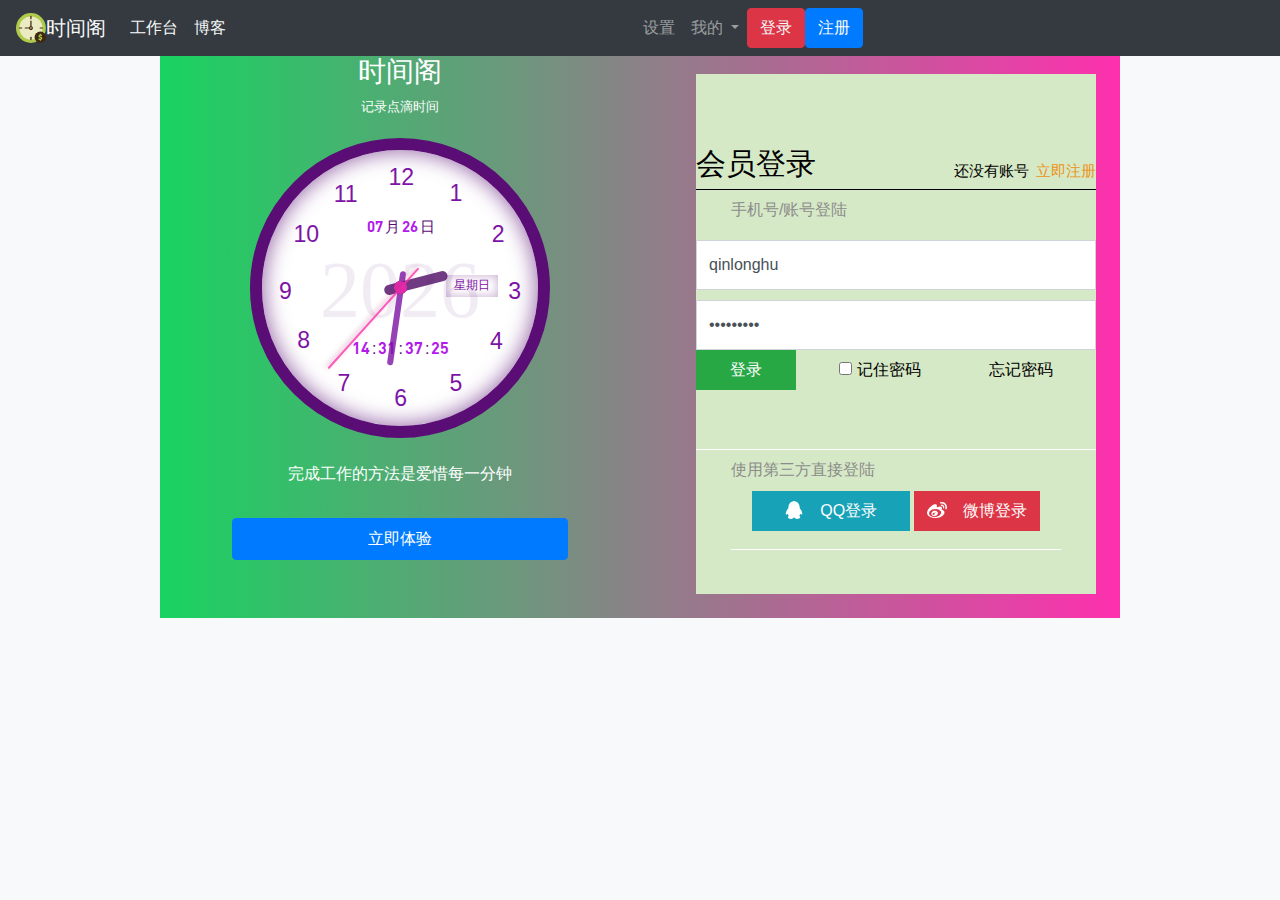
<file: index.html>
<!DOCTYPE html>
<html lang="en">
	<head>
		<meta charset="utf-8">
		<!--使用X-UA-Compatible来设置IE浏览器兼容模式 最新的渲染模式-->	
		<meta http-equiv="X-UA-Compatible" content="IE=edge">
		<meta name="viewport" content="width=device-width, initial-scale=1">
		<title>Bootstrap的HTML标准模板</title>   
		<!-- 载入Bootstrap 的css -->
		<link href="/static/Bootstrap/css/bootstrap.min.css" rel="stylesheet">
		
		<link rel="stylesheet" type="text/css" href="/static/ele_clock/css/style.css">
		<link rel="stylesheet" type="text/css" href="https://at.alicdn.com/t/font_1191451_h720mljzrsc.css">

		<link href="/static/ele_login/css/login.css" rel="stylesheet" type="text/css"/>
		<link href="/static/css/login.css" rel="stylesheet"type="text/css" />

		<!-- 如果要使用Bootstrap的js插件，必须先调入jQuery -->
		<script src="/static/js/jquery-3.5.1.min.js"></script>
		<!-- 包括所有bootstrap的js插件或者可以根据需要使用的js插件调用　-->
		<script src="/static/Bootstrap/js/bootstrap.min.js"></script> 
		<script src="/static/Bootstrap/js/bootstrap.bundle.min.js"></script> 

		<!-- <script src="https://res2.wx.qq.com/open/js/jweixin-1.4.0.js"></script>  -->
		<script src="/static/ele_clock/js/app.js"></script>

		<link rel="shortcut icon" href="/static/images/svg/time.svg" type="image/x-icon">
		<title>登录</title>

		<!-- 登录注册 -->
		<script>
			$(document).ready(function() {
				//直接显示
				if($(window).width() > 800){
					console.log("window:",$(window).width() );
					$("#regist_container").hide();
					//$("#_close").show();
					$("#_start").animate({
						left: '350px',
						height: '520px',
						width: '400px'
					}, 0, function() {
						$("#login_container").show();
					});

				}
				console.log("window:",$(window).width() );

				//打开会员登录 
				// $("#Login_start_").click(function() {
				// 	$("#regist_container").hide();
				// 	$("#_close").show();
				// 	$("#_start").animate({
				// 		left: '350px',
				// 		height: '520px',
				// 		width: '400px'
				// 	}, 500, function() {
				// 		$("#login_container").show(500);
				// 		$("#_close").animate({
				// 			height: '40px',
				// 			width: '40px'
				// 		}, 500);
				// 	});
				// });
				//打开会员注册
				// $("#Regist_start_").click(function() {
				// 	$("#login_container").hide();
				// 	$("#_close").show();
				// 	$("#_start").animate({
				// 		left: '350px',
				// 		height: '520px',
				// 		width: '400px'
				// 	}, 500, function() {
				// 		$("#regist_container").show(500);
				// 		$("#_close").animate({
				// 			height: '40px',
				// 			width: '40px'
				// 		}, 500);
				// 	});
				// });
				
				//关闭
				// $("#_close").click(function() {
					
				// 	$("#_close").animate({
				// 		height: '0px',
				// 		width: '0px'
				// 	}, 500, function() {
				// 		$("#_close").hide(500);
				// 		$("#login_container").hide(500);
				// 		$("#regist_container").hide(500);
				// 		$("#_start").animate({
				// 			left: '0px',
				// 			height: '0px',
				// 			width: '0px'
				// 		}, 500);
				// 	});
				// });
				
				//去 注册
				$("#toRegist").click(function(){
					$("#login_container").hide(500);
					$("#regist_container").show(500);
				});
				//去 登录
				$("#toLogin").click(function(){
					$("#regist_container").hide(500);
					$("#login_container").show(500);
				});

				$("#toRegist2").click(function(){
					$("#login_container2").hide(500);
					$("#regist_container2").show(500);
				});
				//去 登录
				$("#toLogin2").click(function(){
					$("#regist_container2").hide(500);
					$("#login_container2").show(500);
				});
			});
		</script>
		
	</head>
	<body class="bg-light">
		<div class="container-fluid" style="padding:0px;">
			<!-- 导航栏 -->
			<nav class="navbar fixed-top navbar-expand-lg navbar-dark bg-dark mynavbar " id="myNavBar">
				<a class="navbar-brand d-flex justify-content-start text-light" href="#">
					<img src="/static/images/svg/time.svg" width="30" height="30" class="d-inline-block align-top" alt="">
					时间阁
				</a>
				<ul class="navbar-nav mr-auto flex-row">
					<li class="nav-item">
						<a class="nav-link text-light mynav-show-item d-inline-block" href="#">工作台</a>
					</li>
					<li class="nav-item">
						<a class="nav-link text-light mynav-show-item d-inline-block" href="#">博客</a>
					</li>
				</ul>
		
				<button class="navbar-toggler" type="button" data-toggle="collapse" data-target="#navbarSupportedContent" aria-controls="navbarSupportedContent" aria-expanded="false" aria-label="Toggle navigation">
					<span class="navbar-toggler-icon"></span>
				</button>
			
				<!-- mynav-hide -->
				<div class="collapse navbar-collapse bg-dark" id="navbarSupportedContent">
					<!-- 导航栏列表 -->
					<ul class="navbar-nav ml-auto d-flex justify-content-end">
						<li class="nav-item">
							<a class="nav-link mynav-hide-item" href="#">设置</a>
						</li>
						<!-- 下拉项 -->
						<li class="nav-item dropdown">
							<a class="nav-link dropdown-toggle mynav-hide-item" href="#" id="navbarDropdown" role="button" data-toggle="dropdown" aria-haspopup="true" aria-expanded="false">
								我的
							</a>
							<div class="dropdown-menu" aria-labelledby="navbarDropdown">
								<a class="dropdown-item mynav-hide-item" href="#">个人详情</a>
								<div class="dropdown-divider"></div>
								<a class="dropdown-item mynav-hide-item" href="#">我的好友</a>
								<div class="dropdown-divider"></div>
								<a class="dropdown-item" href="#">Something else here</a>
							</div>
						</li>
						<li class="nav-item d-flex justify-content-between">
							<button class="btn btn-danger my-2 my-sm-0 text-light mynav-btn"> 登录</button>
						</li>
						<li class="nav-item d-flex justify-content-between">
							<button class="btn btn-primary my-2 my-sm-0 text-light mynav-btn"> 注册</button>
						</li>
						
					</ul>
				</div>
			</nav>
			
			<!-- 主面板 -->
			<div class="container-fluid col-lg-9 col-md-9 col-xs-12 col-sm-12 d-flex flex-column align-items-center" id="main_pane" style="padding:0;">
				<!-- <div class="row">
					<a id="Login_start_" class="btn btn-danger" style="width:100px;height:40px;border-radius: 0;">登陆</a>
					<a id="Regist_start_" class="btn btn-success" style="width:100px;height:40px;border-radius: 0;">注册</a>
				</div> -->
				
				<div class="today d-flex align-items-begin justify-content-center col-12 col-xs-12 col-sm-12 " id="clock_pane" style="padding:0px;">
					<!-- 时钟图像 -->
					<div class="col-lg-6 col-md-6 col-xs-12 col-sm-12 m-0 flex-col align-items-center justify-content-center mr-lg-auto mr-md-auto"> 
						<h3 style="margin-top: 5px;margin-bottom:5px;color:white;"> 时间阁 </h3>
						<small style="color:white;">记录点滴时间</small>
						<div class="clock mb-2" id="myclock" style="width:100%;max-height:300px;max-width:300px;">
							<div class="pos SS"></div>
							<div class="pos MM"></div>
							<div class="pos HH"></div>
							<div class="spot"></div>
						</div>
						
						<div class="col-lg-12 col-md-12 col-sm-0 col-xs-0">
							<div>
								<p class="text-white m-2 mt-4">
									完成工作的方法是爱惜每一分钟
								</p>
							</div>

							<button data-toggle="modal" data-target="#myModalLogin" type="button" class="btn btn-primary p-2 mb-4 mt-4" style="width:80%;">立即体验</button>
						</div>
						
					</div>
					

					<!-- 用户登录  -->
					<div id='_start' class="mr-lg-4 mr-md-4 mr-sm-0 mr-xs-0 mt-4 mb-4 visible-md visible-lg">
						<!-- <div id='_close' style="display: none;">
							<img src="/static/ele_login/img/close.svg" style="width:100%;height:100%;">
						</div> -->
						<br /> 
						<!--登录框-->
						<div id="login_container">
							<div id="lab1">
								<span id="lab_login">会员登录</span>
								<span id="lab_toRegist">
									&emsp;还没有账号&nbsp;
									<span id='toRegist' style="color: #EB9316;cursor: pointer;">立即注册</span>
								</span>
							</div>
							<div style="width:330px;">
								<span id="lab_type1">手机号/账号登陆</span>
							</div>
							<form id="form_container1" action="/login/" method="post">
								<br/>
								<input type="text" hidden="True" name="func" value="login"/>
								<input type="text" class="form-control" placeholder="手机号/用户名" name="usr" id="login_number" value="qinlonghu" />
								<input type="password" class="form-control" placeholder="密码" name="pwd" id="login_password" value="QLH765qlh"/>
								<input type="submit"  value="登录" class="btn btn-success" id="login_btn" />
								<span id="rememberOrfindPwd">
									<span>
										<input id="remember" type="checkbox" style="margin-bottom: -1.5px;"/>
									</span>
								<span style="color:#000000">
										记住密码&emsp;&emsp;&emsp;&emsp;
									</span>
								<span style="color:#000000">
										忘记密码
									</span>
								</span>
							</form>

							<div style="display:block;width:330px;height：40px;">
								<span id="lab_type2">使用第三方直接登陆</span>
							</div>
							<div style="width:330px;height:100px;border-bottom: 1px solid #FFFFFF;">
								<br />
								<button id="login_QQ" type="button" class="btn btn-info">
									<img src="/static/ele_login/img/qq32.png" style="width:20px;margin-top:-4px;" />&emsp;QQ登录
								</button>
								<button id="login_WB" type="button" class="btn btn-danger">
									<img src="/static/ele_login/img/sina32.png" style="width:20px;margin-top:-4px;" />&emsp;微博登录
								</button>
							</div>
						</div>
						<!-- 会员注册 -->
						<div id='regist_container' style="display: none;">
							<div id="lab1">
								<span id="lab_login">会员注册</span>
								<span id="lab_toLogin">
									&emsp;已有账号&nbsp;
									<span id='toLogin' style="color: #EB9316;cursor: pointer;">立即登录</span>
								</span>
							</div>
							<form method="post" action="/login/">
								<div id="form_container2" style="padding-top: 25px;">
									<input type="text" hidden="True" name="func" value="register"/> 
									<input type="text" class="form-control" value=""  placeholder="用户名" name="usr" id="regist_account"/>
									<input type="password" class="form-control" placeholder="密码" name="pwd" id="regist_password1" />
									<input type="password" class="form-control" placeholder="确认密码" name="pwd_confirm" id="regist_password2" />
									<input type="text" class="form-control" placeholder="手机号" name="phone" id="regist_phone" />
									<input type="text" class="form-control" placeholder="验证码" name="code" id="regist_vcode" />
									<!--<button id="getVCode" type="button" class="btn btn-success" >获取验证码</button>-->
									<input id="getVCode" type="button" class="btn btn-success" value="点击发送验证码" onclick="sendCode(this)" />
								</div>
								<input type="submit" value="注册" class="btn btn-success" id="regist_btn" />							
							</form>
						</div>
					</div>
					
					<!-- 登录-模态框 -->
					<div class="modal fade" id="myModalLogin">
						<div class="modal-dialog">
							<div class="modal-content">
						
							<!-- 模态框头部 -->
							<div class="modal-header">
								<h4 class="modal-title">新建项目</h4>
								<button type="button" class="close" data-dismiss="modal" style="position: absolute;top:20px;right:20px;" >&times;</button>
							</div>
						
							<!-- 模态框主体 -->
							<div class="modal-body">
								<div id="login_container2">
									<div id="lab1">
										<span id="lab_login">会员登录</span>
										<span id="lab_toRegist">
											&emsp;还没有账号&nbsp;
											<span id='toRegist2' style="color: #EB9316;cursor: pointer;">立即注册</span>
										</span>
									</div>
									<div style="width:330px;">
										<span id="lab_type1">手机号/账号登陆</span>
									</div>
									<form id="form_container1" action="/login/" method="post">
										<br/>
										<input type="text" hidden="True" name="func" value="login"/>
										<input type="text" class="form-control" placeholder="手机号/用户名" name="usr" id="login_number" value="qinlonghu" />
										<input type="password" class="form-control" placeholder="密码" name="pwd" id="login_password" value="QLH765qlh"/>
										<input type="submit"  value="登录" class="btn btn-success" id="login_btn" />
										<span id="rememberOrfindPwd">
											<span>
												<input id="remember" type="checkbox" style="margin-bottom: -1.5px;"/>
											</span>
										<span style="color:#000000">
												记住密码&emsp;&emsp;&emsp;&emsp;
											</span>
										<span style="color:#000000">
												忘记密码
											</span>
										</span>
									</form>
		
									<div style="display:block;width:330px;height：40px;">
										<span id="lab_type2">使用第三方直接登陆</span>
									</div>
									<div style="width:330px;height:100px;border-bottom: 1px solid #FFFFFF;">
										<br />
										<button id="login_QQ" type="button" class="btn btn-info">
											<img src="/static/ele_login/img/qq32.png" style="width:20px;margin-top:-4px;" />&emsp;QQ登录
										</button>
										<button id="login_WB" type="button" class="btn btn-danger">
											<img src="/static/ele_login/img/sina32.png" style="width:20px;margin-top:-4px;" />&emsp;微博登录
										</button>
									</div>
								</div>
								<!-- 会员注册 -->
								<div id='regist_container2' style="display: none;">
									<div id="lab1">
										<span id="lab_login">会员注册</span>
										<span id="lab_toLogin">
											&emsp;已有账号&nbsp;
											<span id='toLogin2' style="color: #EB9316;cursor: pointer;">立即登录</span>
										</span>
									</div>
									<form method="post" action="/login/">
										<div id="form_container2" style="padding-top: 25px;">
											<input type="text" hidden="True" name="func" value="register"/> 
											<input type="text" class="form-control" value=""  placeholder="用户名" name="usr" id="regist_account"/>
											<input type="password" class="form-control" placeholder="密码" name="pwd" id="regist_password1" />
											<input type="password" class="form-control" placeholder="确认密码" name="pwd_confirm" id="regist_password2" />
											<input type="text" class="form-control" placeholder="手机号" name="phone" id="regist_phone" />
											<input type="text" class="form-control" placeholder="验证码" name="code" id="regist_vcode" />
											<!--<button id="getVCode" type="button" class="btn btn-success" >获取验证码</button>-->
											<input id="getVCode" type="button" class="btn btn-success" value="点击发送验证码" onclick="sendCode(this)" />
										</div>
										<input type="submit" value="注册" class="btn btn-success" id="regist_btn" />							
									</form>
								</div>
							</div>
						
							<!-- 模态框底部 -->
							<!-- <div class="modal-footer">
								<button type="button" class="btn btn-secondary addsub_confirm_btn" data-dismiss="modal">确认</button>
							</div> -->
						
							</div>
						</div>
					</div>
				</div>
				<!-- 页脚 -->

				
			</div>
		</div>
		
		
	</body>
	
	
	<!-- 注册验证码 -->
	<script type="text/javascript">
		var clock = '';
		var nums = 30;
		var btn;
		//发送验证码
		function sendCode(thisBtn) {
			btn = thisBtn;
			btn.disabled = true; //将按钮置为不可点击
			btn.value = '重新获取（'+nums+'）';
			clock = setInterval(doLoop, 1000); //一秒执行一次
		}

		function doLoop() {
			nums--;
			if (nums > 0) {
				btn.value = '重新获取（'+nums+'）';
			} else {
				clearInterval(clock); //清除js定时器
				btn.disabled = false;
				btn.value = '点击发送验证码';
				nums = 10; //重置时间
			}
		}
		
		$(document).ready(function(){
			$("#login_QQ").click(function(){
				alert("暂停使用！");
			});
			$("#login_WB").click(function(){
				alert("暂停使用！");
			});
		});
	</script>

	<!-- 发送请求 -->
	<script>
		
		//  $('#xxx').click(function(){
		// 	var u = $('#login_number').val();
		// 	console.log(u)
		// 	var p = $('#login_password').val();
		// 	console.log(p)
		// 	$.ajax({
		// 	url:"/login/",
		// 	type:"POST",
		// 	data:{
		// 		"flag": "login",
		// 		"u": u,
		// 		'p': p,
		// 	},
		// 	success:function(arg){
		// 		console.log(arg);
		// 		// arg = JSON.parse(arg);
		// 		// if(arg.status){
		// 		// 	// window.prompt("成功");
		// 		// 	location.reload();
		// 		// }
		// 		// else{
		// 		// $('#addError').text(arg.message)
		// 		// }
		// 	}
		// 	})
		// });
	

	</script>

</html>
</file>
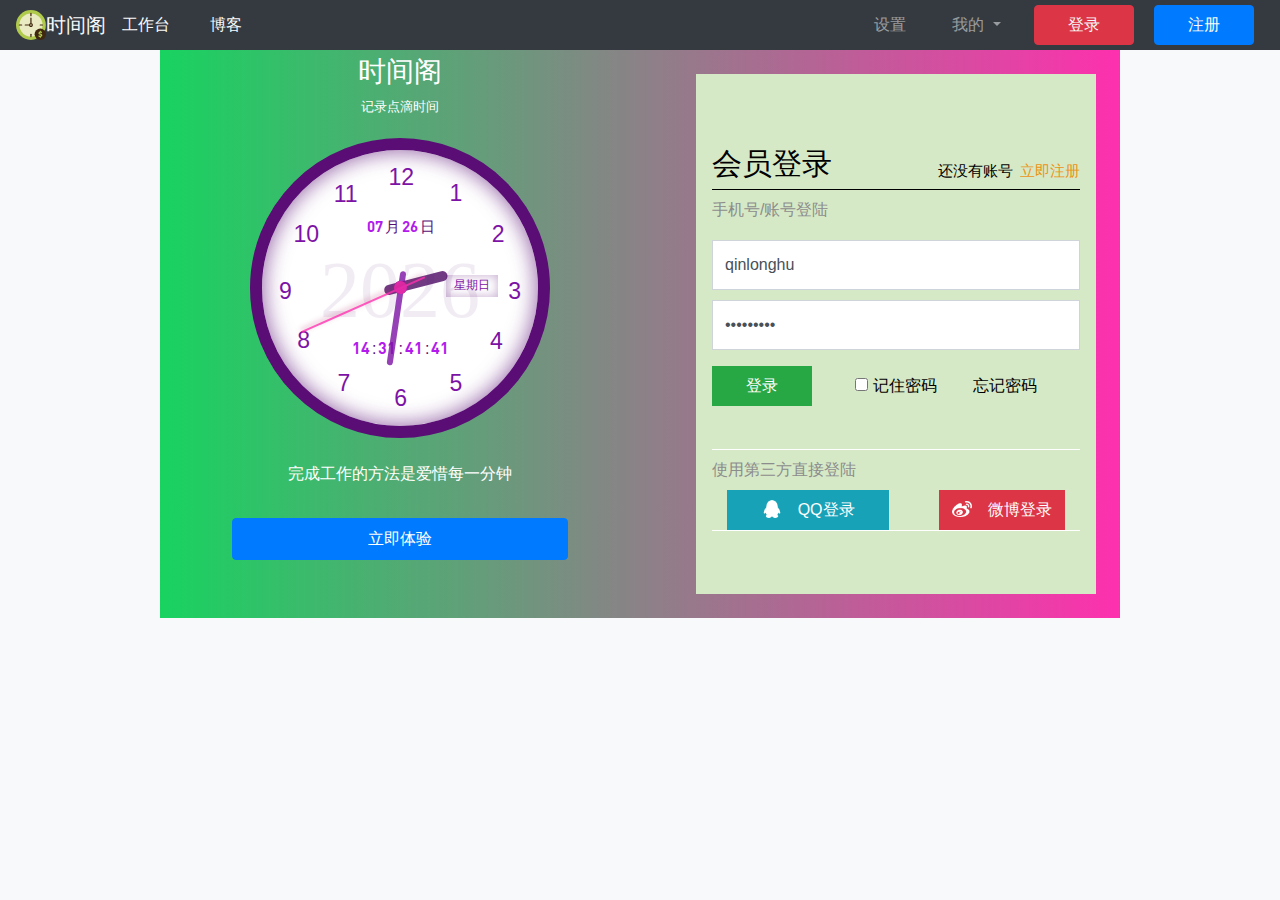
<file: templates/login.html>
<!DOCTYPE html>
<html lang="en">
	<head>
		<!-- test git -->
		<meta charset="utf-8">
		<!--使用X-UA-Compatible来设置IE浏览器兼容模式 最新的渲染模式-->	
		<meta http-equiv="X-UA-Compatible" content="IE=edge">
		<meta name="viewport" content="width=device-width, initial-scale=1">
		<title>时间阁</title>   
		<!-- 载入Bootstrap 的css -->
		<link href="/static/Bootstrap/css/bootstrap.min.css" rel="stylesheet">
		
		<link rel="stylesheet" type="text/css" href="/static/ele_clock/css/style.css">
		<link rel="stylesheet" type="text/css" href="https://at.alicdn.com/t/font_1191451_h720mljzrsc.css">

		<link href="/static/ele_login/css/login.css" rel="stylesheet" type="text/css"/>
		<link href="/static/css/login.css" rel="stylesheet"type="text/css" />
		<link href="/static/css/common.css" rel="stylesheet" type="text/css">

		<!-- 如果要使用Bootstrap的js插件，必须先调入jQuery -->
		<script src="/static/js/jquery-3.5.1.min.js"></script>
		<!-- 包括所有bootstrap的js插件或者可以根据需要使用的js插件调用　-->
		<script src="/static/Bootstrap/js/bootstrap.min.js"></script> 
		<script src="/static/Bootstrap/js/bootstrap.bundle.min.js"></script> 

		<!-- <script src="https://res2.wx.qq.com/open/js/jweixin-1.4.0.js"></script>  -->
		<script src="/static/ele_clock/js/app.js"></script>

		<link rel="shortcut icon" href="/static/images/svg/time.svg" type="image/x-icon">
		<title>登录</title>

		<!-- 登录注册 -->
		<script>
			$(document).ready(function() {
				//直接显示
				if($(window).width() > 800){
					console.log("window:",$(window).width() );
					$("#regist_container").hide();
					//$("#_close").show();
					$("#_start").animate({
						left: '350px',
						height: '520px',
						width: '400px'
					}, 0, function() {
						$("#login_container").show();
					});

				}
				console.log("window:",$(window).width() );

				//打开会员登录 
				// $("#Login_start_").click(function() {
				// 	$("#regist_container").hide();
				// 	$("#_close").show();
				// 	$("#_start").animate({
				// 		left: '350px',
				// 		height: '520px',
				// 		width: '400px'
				// 	}, 500, function() {
				// 		$("#login_container").show(500);
				// 		$("#_close").animate({
				// 			height: '40px',
				// 			width: '40px'
				// 		}, 500);
				// 	});
				// });
				//打开会员注册
				// $("#Regist_start_").click(function() {
				// 	$("#login_container").hide();
				// 	$("#_close").show();
				// 	$("#_start").animate({
				// 		left: '350px',
				// 		height: '520px',
				// 		width: '400px'
				// 	}, 500, function() {
				// 		$("#regist_container").show(500);
				// 		$("#_close").animate({
				// 			height: '40px',
				// 			width: '40px'
				// 		}, 500);
				// 	});
				// });
				
				//关闭
				// $("#_close").click(function() {
					
				// 	$("#_close").animate({
				// 		height: '0px',
				// 		width: '0px'
				// 	}, 500, function() {
				// 		$("#_close").hide(500);
				// 		$("#login_container").hide(500);
				// 		$("#regist_container").hide(500);
				// 		$("#_start").animate({
				// 			left: '0px',
				// 			height: '0px',
				// 			width: '0px'
				// 		}, 500);
				// 	});
				// });
				
				//去 注册
				$("#toRegist").click(function(){
					$("#login_container").hide(500);
					$("#regist_container").show(500);
				});
				//去 登录
				$("#toLogin").click(function(){
					$("#regist_container").hide(500);
					$("#login_container").show(500);
				});

				$("#toRegist2").click(function(){
					$("#login_container2").hide(500);
					$("#regist_container2").show(500);
				});
				//去 登录
				$("#toLogin2").click(function(){
					$("#regist_container2").hide(500);
					$("#login_container2").show(500);
				});
			});
		</script>
		
	</head>
	<body class="bg-light">
		<div class="container-fluid" style="padding:0px;">
			<!-- 导航栏 -->
			<nav class="navbar fixed-top navbar-expand-lg navbar-dark bg-dark mynavbar " id="myNavBar">
				<a class="navbar-brand d-flex justify-content-start text-light" href="#">
					<img src="/static/images/svg/time.svg" width="30" height="30" class="d-inline-block align-top" alt="">
					时间阁
				</a>
				<ul class="navbar-nav mr-auto flex-row">
					<li class="nav-item">
						<a class="nav-link text-light mynav-show-item d-inline-block" href="#">工作台</a>
					</li>
					<li class="nav-item">
						<a class="nav-link text-light mynav-show-item d-inline-block" href="#">博客</a>
					</li>
				</ul>
		
				<button class="navbar-toggler" type="button" data-toggle="collapse" data-target="#navbarSupportedContent" aria-controls="navbarSupportedContent" aria-expanded="false" aria-label="Toggle navigation">
					<span class="navbar-toggler-icon"></span>
				</button>
			
				<!-- mynav-hide -->
				<div class="collapse navbar-collapse bg-dark" id="navbarSupportedContent">
					<!-- 导航栏列表 -->
					<ul class="navbar-nav mr-0 d-flex justify-content-end">
						<li class="nav-item">
							<a class="nav-link mynav-hide-item" href="#">设置</a>
						</li>
						<!-- 下拉项 -->
						<li class="nav-item dropdown">
							<a class="nav-link dropdown-toggle mynav-hide-item" href="#" id="navbarDropdown" role="button" data-toggle="dropdown" aria-haspopup="true" aria-expanded="false">
								我的
							</a>
							<div class="dropdown-menu" aria-labelledby="navbarDropdown">
								<a class="dropdown-item mynav-hide-item" href="#">个人详情</a>
								<div class="dropdown-divider"></div>
								<a class="dropdown-item mynav-hide-item" href="#">我的好友</a>
								<div class="dropdown-divider"></div>
								<a class="dropdown-item" href="#">Something else here</a>
							</div>
						</li>
						<li class="nav-item d-flex justify-content-between">
							<button class="btn btn-danger my-2 my-sm-0 text-light mynav-btn"> 登录</button>
						</li>
						<li class="nav-item d-flex justify-content-between">
							<button class="btn btn-primary my-2 my-sm-0 text-light mynav-btn"> 注册</button>
						</li>
						
					</ul>
				</div>
			</nav>
			<!-- 主面板 -->
			<div class="container-fluid col-lg-9 col-md-9 col-xs-12 col-sm-12 d-flex flex-column align-items-center" id="main_pane" style="padding:0;">
				<!-- <div class="row">
					<a id="Login_start_" class="btn btn-danger" style="width:100px;height:40px;border-radius: 0;">登陆</a>
					<a id="Regist_start_" class="btn btn-success" style="width:100px;height:40px;border-radius: 0;">注册</a>
				</div> -->
				
				<div class="today d-flex align-items-begin justify-content-center col-12 col-xs-12 col-sm-12 " id="clock_pane" style="padding:0px;">
					<!-- 时钟图像 -->
					<div class="col-12 col-lg-6 col-md-6 col-xs-12 col-sm-12 m-0 flex-col align-items-center justify-content-center mr-lg-auto mr-md-auto"> 
						<h3 style="margin-top:5px;margin-bottom:5px;color:white;"> 时间阁 </h3>
						<small style="color:white;">记录点滴时间</small>
						<div class="clock mb-2" id="myclock" style="width:100%;max-height:300px;max-width:300px;">
							<div class="pos SS"></div>
							<div class="pos MM"></div>
							<div class="pos HH"></div>
							<div class="spot"></div>
						</div>
						
						<div class="col-lg-12 col-md-12 col-sm-0 col-xs-0">
							<div>
								<p class="text-white m-2 mt-4">
									完成工作的方法是爱惜每一分钟
								</p>
							</div>

							<button data-toggle="modal" data-target="#myModalLogin" type="button" class="btn btn-primary p-2 mb-4 mt-4" style="width:80%;">立即体验</button>
						</div>
						
					</div>
					

					<!-- 用户登录  -->
					<div id='_start' class="mr-lg-4 mr-md-4 mr-sm-0 mr-xs-0 mt-4 mb-4 visible-md visible-lg pl-lg-3 pr-lg-3 pl-sm-0 pr-sm-0">
						<!-- <div id='_close' style="display: none;">
							<img src="/static/ele_login/img/close.svg" style="width:100%;height:100%;">
						</div> -->
						<br /> 
						<!--登录框-->
						<div id="login_container">
							<div id="lab1">
								<span id="lab_login">会员登录</span>
								<span id="lab_toRegist">
									&emsp;还没有账号&nbsp;
									<span id='toRegist' style="color: #EB9316;cursor: pointer;">立即注册</span>
								</span>
							</div>
							<!-- style="width:330px;" -->
							<div>
								<span id="lab_type1">手机号/账号登陆</span>
							</div>
							<form id="form_container1" action="/login/" method="post">
								<br/>
								<input type="text" hidden="True" name="func" value="login"/>
								<input class="form-control col-12 mr-auto" type="text"  placeholder="手机号/用户名" name="usr" id="login_number" value="qinlonghu" />
								<input class="form-control col-12 mr-auto" type="password" placeholder="密码" name="pwd" id="login_password" value="QLH765qlh"/>
								
								<div id="rememberOrfindPwd" class="row col-12 mt-3">
									<input type="submit"  value="登录" class="btn btn-success" id="login_btn" style="display: inline;" />
									<span>
										<input id="remember" type="checkbox" />
									</span>
									<span style="color:#000000;">
										记住密码&emsp;&emsp;
									</span>
									<span style="color:#000000">
										忘记密码
								</div>
							</form>
							<!-- width:330px; -->
							<div style="display:block;height:40px;">
								<div id="lab_type2">使用第三方直接登陆</div>
							</div>
							
							<!-- width:330px;height:100px; -->
							<div style="border-bottom: 1px solid #FFFFFF;" class="col-12 d-flex justify-content-between">
								<!-- <br /> -->
								<button id="login_QQ" type="button" class="btn btn-info" >
									<img src="/static/ele_login/img/qq32.png" style="width:20px;margin-top:-4px;" />&emsp;QQ登录
								</button>
								<button id="login_WB" type="button" class="btn btn-danger">
									<img src="/static/ele_login/img/sina32.png" style="width:20px;margin-top:-4px;" />&emsp;微博登录
								</button>
							</div>
						</div>

						<!-- 会员注册 -->
						<div id='regist_container' style="display: none;">
							<div id="lab1">
								<span id="lab_login">会员注册</span>
								<span id="lab_toLogin">
									&emsp;已有账号&nbsp;
									<span id='toLogin' style="color: #EB9316;cursor: pointer;">立即登录</span>
								</span>
							</div>
							<form method="post" action="/login/">
								<div id="form_container2" style="padding-top: 25px;">
									<input type="text" hidden="True" name="func" value="register"/> 
									<input type="text" class="form-control" value=""  placeholder="用户名" name="usr" id="regist_account"/>
									<input type="password" class="form-control" placeholder="密码" name="pwd" id="regist_password1" />
									<input type="password" class="form-control" placeholder="确认密码" name="pwd_confirm" id="regist_password2" />
									<input type="text" class="form-control" placeholder="手机号" name="phone" id="regist_phone" />
									<input type="text" class="form-control" placeholder="验证码" name="code" id="regist_vcode" />
									<!--<button id="getVCode" type="button" class="btn btn-success" >获取验证码</button>-->
									<input id="getVCode" type="button" class="btn btn-success" value="点击发送验证码" onclick="sendCode(this)" />
								</div>
								<input type="submit" value="注册" class="btn btn-success" id="regist_btn" />							
							</form>
						</div>
					</div>
					
					
					<!-- 登录-模态框 -->
					<div class="modal fade" id="myModalLogin">
						<div class="modal-dialog">
							<div class="modal-content">
								<!-- 模态框头部 -->
								<div class="modal-header">
									<button type="button" class="close" data-dismiss="modal" style="position: absolute;top:20px;right:20px;" >&times;</button>
								</div>
								<!-- 模态框主体 -->
								<div class="modal-body">
									<div id="login_container2">
										<div id="lab1">
											<span id="lab_login">会员登录</span>
											<span id="lab_toRegist">
												&emsp;还没有账号&nbsp;
												<span id='toRegist2' style="color: #EB9316;cursor: pointer;">立即注册</span>
											</span>
										</div>
										<!-- style="width:330px;" -->
										<div>
											<span id="lab_type1">手机号/账号登陆</span>
										</div>
										<form id="form_container1" action="/login/" method="post">
											<br/>
											<input type="text" hidden="True" name="func" value="login"/>
											<input type="text" class="form-control col-12 mr-auto" placeholder="手机号/用户名" name="usr" id="login_number" value="qinlonghu" />
											<input type="password" class="form-control col-12 mr-auto" placeholder="密码" name="pwd" id="login_password" value="QLH765qlh"/>
											
											<div id="rememberOrfindPwd" class="row col-12">
												<span>
													<input id="remember" type="checkbox"/>
												</span>
												<span style="color:#000000">
													记住密码&emsp;&emsp;
												</span>
												<span style="color:#000000">
													忘记密码
												</span>
											</div>
											<div class="col-12 d-flex justify-content-center">
												<input type="submit"  value="登&emsp;录" class="btn btn-success col-11" id="login_btn"/>
											</div>
											
										</form>
										<!-- width:330px; -->
										<br/>
										<div style="display:block;height:40px;">
											<div id="lab_type2">使用第三方直接登陆</div>
										</div>
										
										<!-- width:330px;height:100px; -->
										<div style="border-bottom: 1px solid #FFFFFF;" class="col-12 d-flex justify-content-between pr-0 pl-0">
											<!-- <br /> -->
											<button id="login_QQ" type="button" class="btn btn-info">
												<img src="/static/ele_login/img/qq32.png" style="width:20px;margin-top:-4px;" />&emsp;QQ登录
											</button>
											<button id="login_WB" type="button" class="btn btn-danger">
												<img src="/static/ele_login/img/sina32.png" style="width:20px;margin-top:-4px;" />&emsp;微博登录
											</button>
										</div>
									</div>
									<!-- 会员注册 -->
									<div id='regist_container2' style="display: none;">
										<div id="lab1">
											<span id="lab_login">会员注册</span>
											<span id="lab_toLogin">
												&emsp;已有账号&nbsp;
												<span id='toLogin2' style="color: #EB9316;cursor: pointer;">立即登录</span>
											</span>
										</div>
										<form method="post" action="/login/">
											<div id="form_container2" style="padding-top: 25px;">
												<input type="text" hidden="True" name="func" value="register"/> 
												<input type="text" class="form-control" value=""  placeholder="用户名" name="usr" id="regist_account"/>
												<input type="password" class="form-control" placeholder="密码" name="pwd" id="regist_password1" />
												<input type="password" class="form-control" placeholder="确认密码" name="pwd_confirm" id="regist_password2" />
												<input type="text" class="form-control" placeholder="手机号" name="phone" id="regist_phone" />
												<input type="text" class="form-control" placeholder="验证码" name="code" id="regist_vcode" />
												<!--<button id="getVCode" type="button" class="btn btn-success" >获取验证码</button>-->
												<input id="getVCode" type="button" class="btn btn-success" value="点击发送验证码" onclick="sendCode(this)" />
											</div>
											<input type="submit" value="注册" class="btn btn-success" id="regist_btn" />							
										</form>
									</div>
								</div>
							</div>
						</div>
					</div>
				</div>
				<!-- 页脚 -->

				
			</div>
		</div>
		
		
	</body>
	
	
	<!-- 注册验证码 -->
	<script type="text/javascript">
		var clock = '';
		var nums = 30;
		var btn;
		//发送验证码
		function sendCode(thisBtn) {
			btn = thisBtn;
			btn.disabled = true; //将按钮置为不可点击
			btn.value = '重新获取（'+nums+'）';
			clock = setInterval(doLoop, 1000); //一秒执行一次
		}

		function doLoop() {
			nums--;
			if (nums > 0) {
				btn.value = '重新获取（'+nums+'）';
			} else {
				clearInterval(clock); //清除js定时器
				btn.disabled = false;
				btn.value = '点击发送验证码';
				nums = 10; //重置时间
			}
		}
		
		$(document).ready(function(){
			$("#login_QQ").click(function(){
				$(".alert").alert();
				// alert("暂停使用！");
			});
			$("#login_WB").click(function(){
				$(".alert").alert();
				// alert("暂停使用！");
			});
		});
	</script>

	<!-- 发送请求 -->
	<script>
		
		//  $('#xxx').click(function(){
		// 	var u = $('#login_number').val();
		// 	console.log(u)
		// 	var p = $('#login_password').val();
		// 	console.log(p)
		// 	$.ajax({
		// 	url:"/login/",
		// 	type:"POST",
		// 	data:{
		// 		"flag": "login",
		// 		"u": u,
		// 		'p': p,
		// 	},
		// 	success:function(arg){
		// 		console.log(arg);
		// 		// arg = JSON.parse(arg);
		// 		// if(arg.status){
		// 		// 	// window.prompt("成功");
		// 		// 	location.reload();
		// 		// }
		// 		// else{
		// 		// $('#addError').text(arg.message)
		// 		// }
		// 	}
		// 	})
		// });
	

	</script>

</html>
</file>
<file: static/ele_clock/css/style.css>
/* *{margin: 0 auto;padding: 0;}
html,body{background: #eeeeed;font-size: 14px;color: white!important;}
 */
#clock_pane{
	background-color:#18d360;
	background-repeat: repeat-y;
	background-image: -moz-linear-gradient(left,#18d360,#60fe30);
	background-image: -webkit-linear-gradient(left,#18d360,#fe30ae);
	background-image: -o-linear-gradient(left,#18d360,#60fe30);
	background-image: linear-gradient(left,#18d360,#fe30ae);
	position: relative;
	overflow-x: hidden;
}
@font-face {
	font-family:impact;
	src:url(https://misc.360buyimg.com/mtd/pc/index_2019/1.0.0/fonts/a07974d9a45376b8441d90005764beb0.eot);
	src:url(https://misc.360buyimg.com/mtd/pc/index_2019/1.0.0/fonts/a07974d9a45376b8441d90005764beb0.eot#iefix) format("embedded-opentype"),
	url(https://misc.360buyimg.com/mtd/pc/index_2019/1.0.0/fonts/b07c9855bd807ccc9d825cb0392c6ef8.woff) format("woff"),
	url(https://misc.360buyimg.com/mtd/pc/index_2019/1.0.0/fonts/1a0d82dfb49fff2d2a291d3dbce6c95c.ttf) format("truetype"),
	url(https://misc.360buyimg.com/mtd/pc/index_2019/1.0.0/fonts/d1e37bdd079d3151cc0edcc71d2c8f0f.svg) format("svg");
	font-weight:400;
	font-style:normal
   }
@font-face {
    font-family:DINBold;
    src:url(../fonts/dinbold-webfont.bc8aa63.woff);
    font-weight:400;
    font-style:normal
}
@font-face {
    font-family:DINBold;
    src:url(../fonts/DIN-Bold_0.otf);
    font-weight:400;
    font-style:normal
}
@font-face {
	font-family:DINBold;
	src:url(https://jddx.jd.com/finance/index/3.0.0/static/fonts/dinbold-webfont.bc8aa63.woff);
	font-weight:400;
	font-style:normal
}
.today {
	width: 100%;
	height: auto;
    margin: 0 auto;
    text-align: center;
	padding: 20px;
	box-sizing: border-box;
}
.today p{
	margin: 20px auto;
}
.clock {
	position: relative;
	width: 300px;
	height: 300px;
	margin: 20px auto 0px;
	text-align: center;
	background: white;
	border-radius: 50%;
	border: 12px solid #590d75;
	box-shadow: inset 0px 0px 20px 2px rgba(89,13,117,.6);
}
.clock ol {
	list-style-type: none;
	width: 100%;
	height: 100%;
	position: relative;
	margin: 0;
	padding: 0;
	transform: scale(0.96);
}
.clock ol li::before {
	font-family: Helvetica;
	content: counter(labelCounter) "";
}
.clock ol li {
	counter-increment: labelCounter;
	position: absolute;
    font-size: 1.5em;
    color: #7d13a5;
}
.clock ol li:nth-child(1){right:73px;top:21px}
.clock ol li:nth-child(2){right:29px;top:64px}
.clock ol li:nth-child(3){right:12px;top:123px}
.clock ol li:nth-child(4){right:31px;bottom:64px}
.clock ol li:nth-child(5){right:73px;bottom:21px}
.clock ol li:nth-child(6){left:132px;bottom:5px}
.clock ol li:nth-child(7){left:73px;bottom:21px}
.clock ol li:nth-child(8){left:31px;bottom:65px}
.clock ol li:nth-child(9){left:12px;top:123px;}
.clock ol li:nth-child(10){left:27px;top:64px}
.clock ol li:nth-child(11){left:69px;top:22px}
.clock ol li:nth-child(12){left:126px; top:5px;}
.spot {
	position: absolute;
	top: 0;
	bottom: 0;
	left: 0;
	right: 0;
	margin: auto;
	width: 30px;
	height: 30px;
	/* background: #DD2476; */
    border-radius: 50%;
    z-index: 5;
}
.HH {
	position: absolute;
	top: 0;
	bottom: 0;
	left: 0;
	right: 0;
	margin: auto;
	width: 13px;
	height: 13px;
	border-radius: 7px;
	transform: rotate(0deg);
	z-index: 97;
	background: #4e0b66;
	opacity: 0.8;
}
.HH::before {
	width: 10px;
	height: 65px;
	border-radius: 5px;
	background: #4e0b66;
	position: absolute;
	bottom: -10px;
	left: 50%;
	transform: translate(-50%,0);
}
.MM {
	position: absolute;
	top: 0;
	bottom: 0;
	left: 0;
	right: 0;
	margin: auto;
	width: 13px;
	height: 13px;
	border-radius: 7px;
	transform: rotate(0deg);
	z-index: 98;
	background: #7d13a5;
	opacity: 0.8;
}
.MM:before {
	width: 6px;
	height: 95px;
	border-radius: 4px;
	background: #7d13a5;
	position: absolute;
	bottom: -10px;
	left: 50%;
	transform: translate(-50%,0);
}
.SS {
	position: absolute;
	top: 0;
	bottom: 0;
	left: 0;
	right: 0;
	margin: auto;
	width: 13px;
	height: 13px;
	border-radius: 7px;
	transform: rotate(0deg);
	z-index: 99;
	background: #fe30ae;
	opacity: 0.8;
}
.SS:before {
	width: 2px;
	height: 135px;
	border-radius: 4px;
	background: #fe30ae;
	position: absolute;
	bottom: -20px;
	left: 50%;
	transform: translate(-50%,0);
	box-shadow: 2px 0px 5px rgba(174, 28, 92,.5);
}
.HH::after, .HH::before,
.MM::after, .MM::before,
.SS::after, .SS::before {
	content: "";
	display: block;
	position: absolute;
}
.day {
	margin: 10px auto 20px;
	text-align: left;
	font-size: 24px;
	font-family: DINBold;
	font-weight: lighter;
	width: 145px;
}
.time span,
.day span {
	/* font-weight: bold; */
    margin: 0px 2px;
	font-family: DINBold;
	font-weight: lighter;
	font-size: 24px;
	vertical-align: middle;
}
.time p{
	vertical-align: middle;
}
.time p:nth-child(1){
	font-size: 20px;
}
.time p span{
	font-family: DINBold;
	font-weight: lighter;
	font-size: 36px;
}
.sydate,
.time{
	color: yellow;
	vertical-align: middle;
}
.sydate{
	margin: 10px auto;
}
.sydate span{
	font-family: DINBold;
	font-weight: lighter;
	margin: 0px 2px;
}
.date {
	position: absolute;
	top: 65px;
	left: 0;
	right: 0;
	color: #590d75;
	text-align: center;
	font-size: 15px;
}
.times {
	position: absolute;
	bottom: 65px;
	left: 0;
	right: 0;
	color: #590d75;
	text-align: left;
	font-size: 16px;
	width: 100px;
}
.times span,
.date span{
	margin: 0px 2px;	
	color: #b21beb;
	font-family: DINBold;
	font-weight: lighter;
}
.week {
	position: absolute;
	top: 125px;
	right: 40px;
	color: #7d13a5;
	text-align: center;
	/* border: 1px solid #7d13a5; */
	width: 52px;
	height: 22px;
	line-height: 21px;
	font-size: 12px;
	z-index: 0;
	box-shadow: inset 0px 0px 10px 1px rgba(89,13,117,.3);
}
.year {
	position: absolute;
	top: 80px;
	left: 0;
	right: 0;
	color: #590d75;
	text-align: center;
	font-size: 80px;
	font-family: impact;
	opacity: 0.08;
	z-index: 1;
}

@-webkit-keyframes rotateOutDownLeft {
	0% {
		transform-origin: left bottom;
		opacity: 1
	}

	0%,to {
		-webkit-transform-origin: left bottom
	}

	to {
		transform-origin: left bottom;
		-webkit-transform: rotate(45deg) translateY(20px);
		transform: rotate(45deg) translateY(20px);
		opacity: 0
	}
}

@keyframes rotateOutDownLeft {
	0% {
		transform-origin: left bottom;
		opacity: 1
	}

	0%,to {
		-webkit-transform-origin: left bottom
	}

	to {
		transform-origin: left bottom;
		-webkit-transform: rotate(45deg) translateY(20px);
		transform: rotate(45deg) translateY(20px);
		opacity: 0
	}
}

.Lose{
	display: -webkit-inline-box;
	animation: rotateOutDownLeft 1000ms infinite;
    -webkit-animation: rotateOutDownLeft 1000ms infinite; /* Safari 与 Chrome */
}
.Barrage {
	position: absolute;
	width: 100%;
	height: 380px;
	margin: 0 auto;
	top: 0;
	left: 0;
	right: 0;
	z-index: 99;
}
.message {
	width: 60%;
	height: 50px;
	border-radius: 25px;
	text-align: center;
	line-height: 48px;
	font-size: 15px;
	cursor: pointer;
	background: rgba(89,13,117,.25);
	/* background-color: #a018d3;
	background-repeat: repeat-y;
	background-image: -moz-linear-gradient(0deg,rgba(254,48,174,.5),rgba(160,24,211,.5));
	background-image: -webkit-linear-gradient(0deg,rgba(254,48,174,.5),rgba(160,24,211,.5));
	background-image: -o-linear-gradient(0deg,rgba(254,48,174,.5),rgba(160,24,211,.5));
	background-image: linear-gradient(0deg,rgba(254,48,174,.5),rgba(160,24,211,.5)); */
}

.key {
	position: fixed;
	width: 100%;
	height: 200px;
	padding: 40px 20px 20px 20px;
	box-sizing: border-box;
	background: white;
	z-index: 20;
	bottom: -400px;
	border-radius: 20px 20px 0px 0px;
	transition: all 300ms;
}
.keys{
	bottom: 0px;
	animation: keys 300ms ease;
    -webkit-animation: keys 300ms ease; /* Safari 与 Chrome */
}
@-webkit-keyframes keys {
	0% {
		transform: translateY(400px);
	}
	100% {
		transform: translateY(0px);
	}
}
@keyframes keys {
	0% {
		transform: translateY(400px);
	}
	100% {
		transform: translateY(0px);
	}
}

.van-field__control {
	display: block;
	box-sizing: border-box;
	width: 100%;
	min-width: 0;
	margin: 0;
	padding: 0;
	color: #323233;
	text-align: left;
	background-color: transparent;
	border: 0;
	resize: none;
	min-height: 100px;
	font-size: 16px;
}
.buts {
	width: 80%;
	height: 42px;
	background-color: #a018d3;
	background-repeat: repeat-y;
	background-image: -moz-linear-gradient(left,#a018d3,#fe30ae);
	background-image: -webkit-linear-gradient(left,#a018d3,#fe30ae);
	background-image: -o-linear-gradient(left,#a018d3,#fe30ae);
	background-image: linear-gradient(left,#a018d3,#fe30ae);
	border-radius: 21px;
	line-height: 42px;
	text-align: center;
	font-size: 16px;
	cursor: pointer;
}
.iocnBox {
	position: absolute;
	width: 100%;
	height: 40px;
	top: 0;
	left: 0;
	right: 0;
	margin: auto;
	color: #333;
	text-align: right;
	padding-right: 20px;
	line-height: 40px;
	cursor: pointer;
}
.iocnBox i {
	font-size: 18px;
	color: #909399;
}
.remove{
	animation-fill-mode: forwards;
	animation: remove 300ms ease;
    -webkit-animation: remove 300ms ease; /* Safari 与 Chrome */
}
@-webkit-keyframes remove {
	0% {
		transform: translateY(0px);
	}
	100% {
		transform: translateY(400px);
	}
}
@keyframes remove {
	0% {
		transform: translateY(0px);
	}
	100% {
		transform: translateY(400px);
	}
}

.Barrage span {
	position: absolute;
	background: rgba(89,13,117,.25);
	color: white;
	display: initial;
	padding: 0px 15px;
	box-sizing: border-box;
	border-radius: 20px;
	line-height: 35px;
	animation: Barrag 10s linear infinite;
	-webkit-animation: Barrag 10s linear infinite;
	top: 60px;
	white-space: nowrap;
	font-size: 12px;
}
@keyframes Barrag
{
    0% {right: -200px;opacity: 1;}
    80% {right: 1120px;opacity: 1;}
    100% {right: 1400px;opacity: 0;}
}
 
@-webkit-keyframes Barrag /* Safari 与 Chrome */
{
    0% {right: -200px;opacity: 1;}
    80% {right: 1120px;opacity: 1;}
    100% {right: 1400px;opacity: 0;}
}
.Barrage span:nth-child(2):before,
.Barrage span:nth-child(1):before{
	content:"";
	width: 24px;
	height: 24px;
	margin-right: 5px;
	background:url(../images/bq001.png) no-repeat;
	background-size: 24px 24px;
	background-position: center bottom;
	display: inline-block;
	vertical-align: middle;
}
.Barrage span:nth-child(2):after,
.Barrage span:nth-child(1):after{
	content:"";
	width: 26px;
	height: 26px;
	margin-left: 5px;
	background:url(../images/bq002.gif) no-repeat;
	background-size: 26px auto;
	background-position: center bottom;
	display: inline-block;
	vertical-align: middle;
}
.B-span2{
	top: 100px!important;
	color: #ff0!important;
	animation: Barrag 6s linear infinite!important;
	-webkit-animation: Barrag 6s linear infinite!important;
}
.Barrage span:nth-child(3){
	top: 140px!important;
	color: #0dd2ef!important;
	animation: Barrag 12.8s linear infinite!important;
	-webkit-animation: Barrag 12.8s linear infinite!important;
}
.Barrage span:nth-child(4){
	top: 160px!important;
	color: #ff0!important;
	animation: Barrag 10s linear infinite!important;
	-webkit-animation: Barrag 10s linear infinite!important;
}
.Barrage span:nth-child(5){
	top: 190px!important;
	color: #3fd316!important;
	animation: Barrag 17.5s linear infinite!important;
	-webkit-animation: Barrag 17.5s linear infinite!important;
}
.Barrage span:nth-child(6){
	top: 100px!important;
	color: #ff0!important;
	animation: Barrag 20s linear infinite!important;
	-webkit-animation: Barrag 20s linear infinite!important;
}
.Barrage span:nth-child(7){
	top: 120px!important;
	color: #0dd2ef!important;
	animation: Barrag 15s linear infinite!important;
	-webkit-animation: Barrag 15s linear infinite!important;
}
.Barrage span:nth-child(8){
	top: 200px!important;
	color: #ff0!important;
	animation: Barrag 16s linear infinite!important;
	-webkit-animation: Barrag 16s linear infinite!important;
}
.Barrage span:nth-child(9){
	top: 80px!important;
	color: #3fd316!important;
	animation: Barrag 8s linear infinite!important;
	-webkit-animation: Barrag 8s linear infinite!important;
}
@keyframes Barragss
{
    0% {right: 0px;opacity: 1;}
    80% {right: 1120px;opacity: 1;}
    100% {right: 1400px;opacity: 0;}
}
 
@-webkit-keyframes Barragss /* Safari 与 Chrome */
{
    0% {right: 0px;opacity: 1;}
    80% {right: 1120px;opacity: 1;}
    100% {right: 1400px;opacity: 0;}
}

.Tips {
	background: rgba(0,0,0,.6);
	position: fixed;
	top: 0;
	bottom: 0;
	left: 0;
	right: 0;
	margin: auto;
	width: 120px;
	height: 45px;
	border-radius: 4px;
	line-height: 45px;
	text-align: center;
}

.empty {
	position: absolute;
	width: 40px;
	height: 30px;
	top: 38px;
	right: 15px;
	margin: auto;
	color: red;
	text-align: center;
	line-height: 30px;
	cursor: pointer;
	opacity: 0;
}
.Tipss{
	background: rgba(0,0,0,.6);
	position: fixed;
	top: 0;
	bottom: 0;
	left: 0;
	right: 0;
	margin: auto;
	width: 200px;
	height: 45px;
	border-radius: 4px;
	line-height: 45px;
	text-align: center;
}
.music {
	width: 270px;
	margin: 30px auto;
	height: 45px;
}
.music audio {
	background: none;
	width: 100%;
	height: 100%;
}
.music marquee {
	font-size: 13px;
	color: yellow;
	margin-top: 5px;
}
</file>
<file: static/ele_login/css/login.css>
* {
	margin: 0 auto;
}

#_start {
	/*position:absolute;*/
	height: 0px;
	width: 0px;
	background: #D6E9C6;
	color: white;
	text-align: center;
	line-height: 40px;
}

#_close {
	float: right;
	height: 0px;
	width: 0px;
	background: none;
	color: white;
	border-left: 1px solid white;
	border-bottom: 1px solid white;
	text-align: center;
	line-height: 40px;
	cursor: pointer;
}
/* ,#login_container2,#regist_container2 */
#login_container,#regist_container {
	/* width: 360px; */
	width:100%;
	text-align: center;
	display: none;
	margin-top: 30px;
}

#lab1 {
	/* width: 330px; */
	width:100%;
	border-bottom: 1px solid #000000;
	text-align: left;
	font-family: '微软雅黑';
}

#lab_login {
	font-size: 30px;
	height: 40px;
	color: #000000;
}

#lab_toRegist,#lab_toLogin {
	font-size: 15px;
	line-height: 55px;
	float: right;
	color: #000000;
}

#lab_type1,
#lab_type2 {
	font-size: 16px;
	float: left;
	color: #8C8C8C;
}

#login_number,
#login_password {
	height: 50px;
	border-radius: 0;
	margin-top: 10px;
}

/* 注册表单 开始 */
#regist_account,
#regist_password1,
#regist_password2,
#regist_phone,
#regist_vcode
{
	height: 42px;
	border-radius: 0;
	margin-top: 5px;
}
#regist_vcode{
	width:200px;
	display: inline-block;
	float: left;
}
/* 注册表单 结束 */

/*获取验证码*/
#getVCode{
	width:125px;
	height: 40px;
	border-radius: 0;
	margin-top: 6px;
	float: right;
}
/*登陆按钮*/
#login_btn {
	float: left;
	width: 100px;
	height: 40px;
	border-radius: 0;
	/* margin-top: 20px; */
}
/*注册按钮*/
#regist_btn{
	/* width: 330px; */
	width:100%;
	height: 40px;
	border-radius: 0;
	margin-top: 20px;
}
/*记住密码，找回密码*/
#rememberOrfindPwd {
	display: inline-block;
	height: 40px;
	line-height: 40px;
	padding:0;
	/* margin-top: 15px; */
	/* float: left; */
}
#rememberOrfindPwd div{
	margin-top:0px;
	display: inline;
	height: 30px;
	/* line-height: 100%; */
}
/*QQ登陆样式*/
#login_QQ {
	/* width: 150px; */
	width:48%;
	height: 40px;
	/* float: left; */
	border-radius: 0;
}
/*微博登陆样式*/
#login_WB {
	/* width: 150px; */
	width:48;
	height: 40px;
	/* float: right; */
	border-radius: 0;
}
/*登陆表单容器*/
#form_container1 {
	/* width: 330px; */
	width:100%;
	height: 260px;
	border-bottom: 1px solid #FFFFFF;
}
/*注册表单容器*/
#form_container2 {
	/* width: 330px; */
	width:100%;
	height: 300px;
	border-bottom: 1px solid #FFFFFF;
}
</file>
<file: static/css/login.css>
/*----------------------主面板------------------------*/
#main_pane{
    background-color: rgb(255, 255, 255);
}
#main_pane::before{
    content: "";
    padding:0px;
    margin:0px;
    padding-top:50px;
}

/* #clock_pane #myclock{
    width:100%;
}

#clock_pane #myclock:before {
    content: "";
    display: block;
    padding-top: 100%;
} */


.login_form{
    background-color: rgb(209, 222, 235);
}

.login_form_item{
    align-items:center;
}
</file>
<file: static/css/common.css>
#myNavBar *{
	margin: 0 auto;
}

body{
    background-color:rgb(239, 243, 245);
}

#myNavBar{
    /* background-color: rgb(61, 129, 61); */
    height:50px;
    margin:0;
}
.mynav-show-item{
    margin-right: 5px;
    margin-left: 5px;
    width:80px;
    text-align: center;
}
.mynav-hide{
    /* background-color: white; */
    width: 100%;
}
#navbarSupportedContent .mynav-hide-item{
    margin-right: 15px;
    margin-left: 15px;
    text-align: center;
    /* color: black !important; */
}

#navbarSupportedContent .mynav-btn{
    width:100px;
    margin:10px;
    margin-left: 10px;
    margin-right: 10px;
}
</file>
